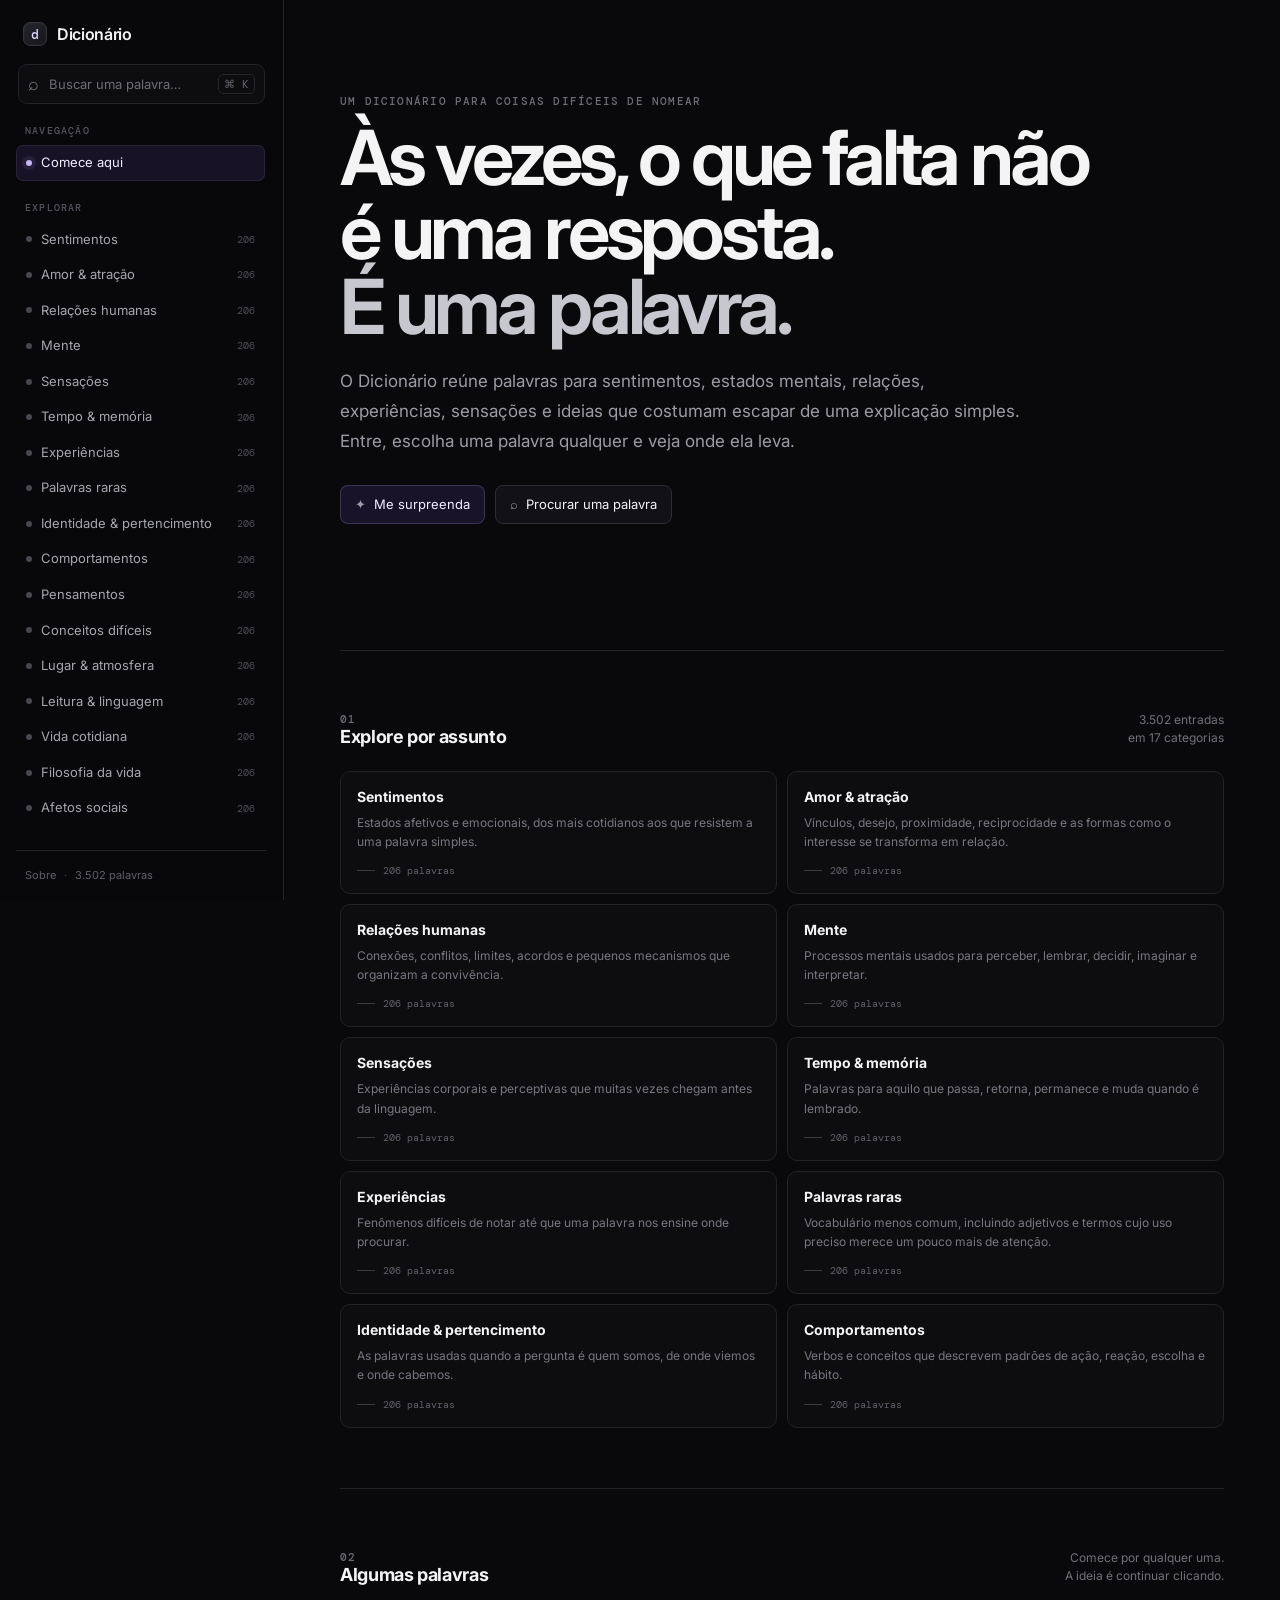
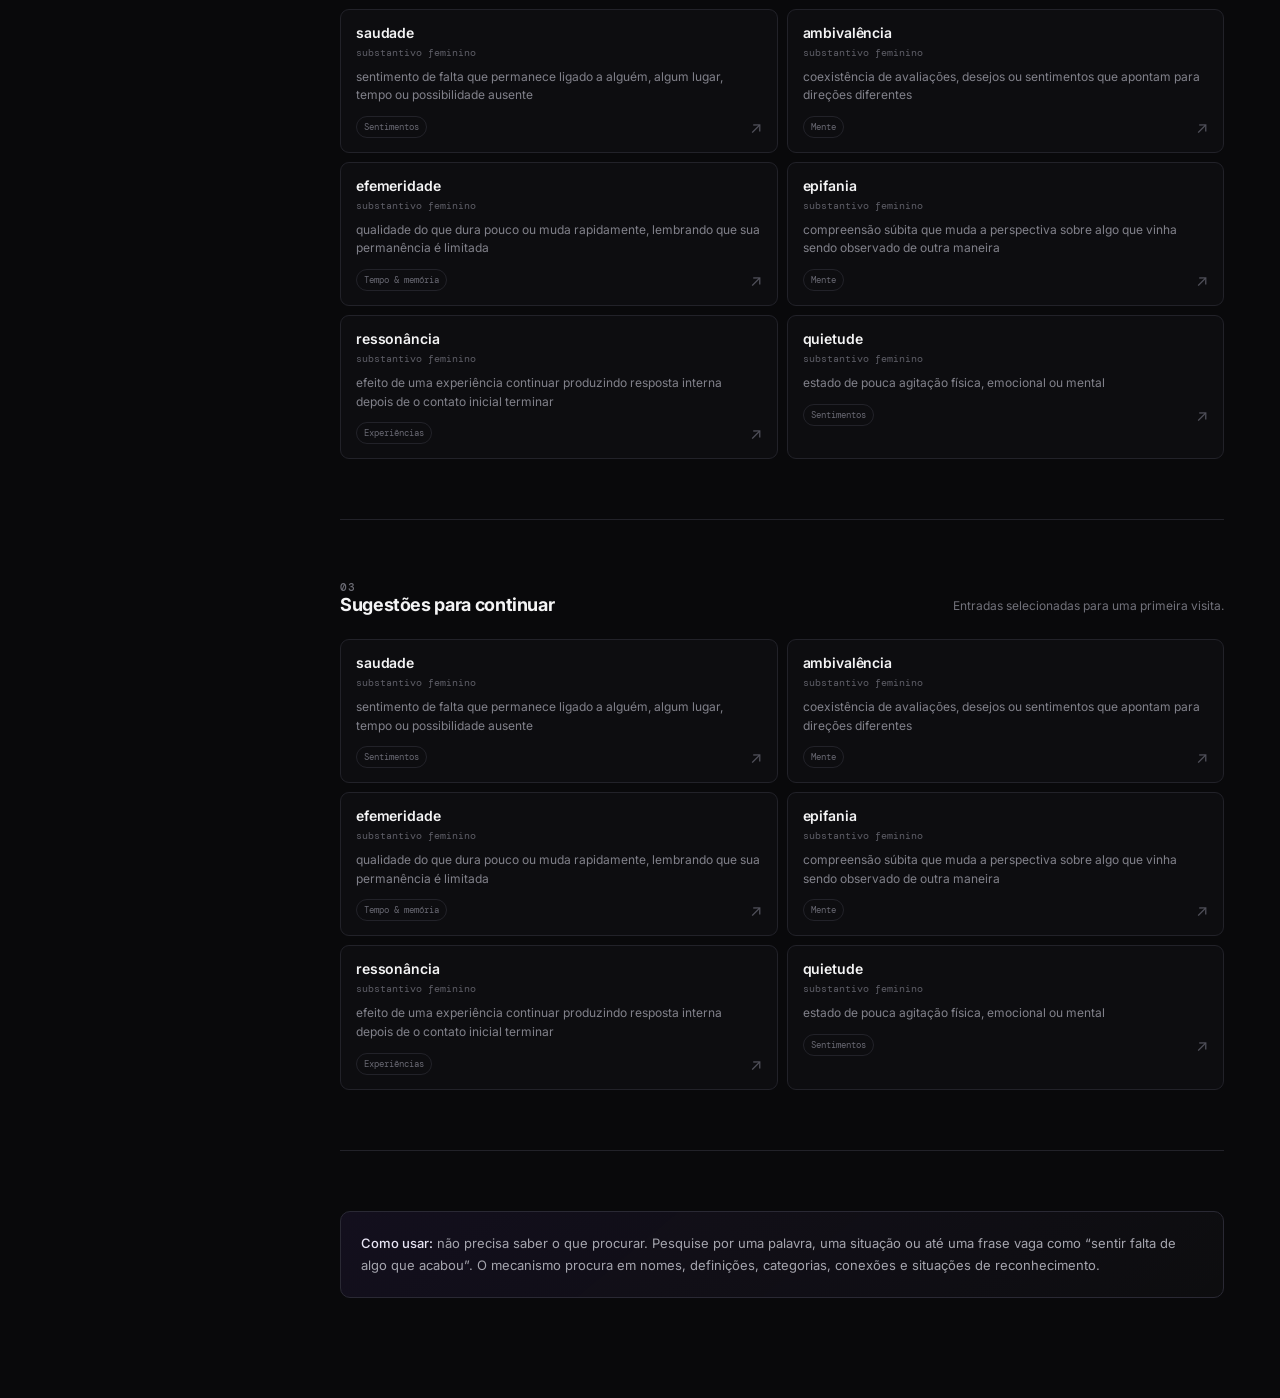
<file: index.html>
<!doctype html>
<html lang="pt-BR">
<head>
  <meta charset="utf-8">
  <meta name="viewport" content="width=device-width, initial-scale=1">
  <meta name="theme-color" content="#09090b">
  <meta name="description" content="Dicionário — palavras para aquilo que você sente, pensa e vive.">
  <title>Dicionário — talvez exista uma palavra</title>
  <link rel="preconnect" href="https://fonts.googleapis.com">
  <link rel="preconnect" href="https://fonts.gstatic.com" crossorigin>
  <link href="https://fonts.googleapis.com/css2?family=DM+Mono:wght@400;500&family=Inter:wght@400;500;600;700&display=swap" rel="stylesheet">
  <script>
    (() => {
      const path = location.pathname;
      const marker = /\/(?:palavras|categoria)(?:\/|$)|\/sobre(?:\/|$)/.exec(path);
      let base;
      if (location.protocol === 'file:') {
        base = new URL('./', location.href).href;
      } else if (marker) {
        base = location.origin + path.slice(0, marker.index) + '/';
      } else {
        base = location.origin + path.slice(0, path.lastIndexOf('/') + 1);
      }
      document.write('<link rel="stylesheet" href="' + base + 'styles.css">');
      window.__DICIONARIO_BASE__ = base;
    })();
  </script>
</head>
<body>
  <div class="app-shell">
    <aside class="sidebar" id="sidebar" aria-label="Navegação principal">
      <div class="sidebar-top">
        <a class="brand" href="#/" data-nav="home" aria-label="Dicionário, início">
          <span class="brand-mark">d</span>
          <span>Dicionário</span>
        </a>
        <button class="mobile-close" id="closeSidebar" aria-label="Fechar menu">×</button>
      </div>

      <label class="search-box" for="globalSearch">
        <span class="search-icon">⌕</span>
        <input id="globalSearch" type="search" autocomplete="off" spellcheck="false" placeholder="Buscar uma palavra…">
        <kbd>⌘ K</kbd>
      </label>

      <nav class="sidebar-nav" id="sidebarNav"></nav>

      <div class="sidebar-footer">
        <a href="#/sobre" data-nav="about">Sobre</a>
        <span class="dot-sep">·</span>
        <span id="wordCountSmall">0 palavras</span>
      </div>
    </aside>

    <div class="mobile-backdrop" id="mobileBackdrop"></div>

    <main class="main" id="main">
      <header class="mobile-header">
        <button id="openSidebar" class="menu-button" aria-label="Abrir menu">☰</button>
        <a href="#/" data-nav="home" class="mobile-brand">Dicionário</a>
      </header>

      <div class="content-wrap" id="content"></div>
    </main>
  </div>

  <div class="search-palette hidden" id="searchPalette" role="dialog" aria-modal="true" aria-label="Busca">
    <div class="palette-backdrop" data-close-search></div>
    <section class="palette">
      <div class="palette-head">
        <span>Buscar no dicionário</span>
        <button data-close-search aria-label="Fechar busca">Esc</button>
      </div>
      <input id="paletteSearch" type="search" placeholder="Ex.: sentir falta de algo que acabou" autocomplete="off">
      <div id="paletteResults" class="palette-results"></div>
    </section>
  </div>

  <div id="toast" class="toast" aria-live="polite"></div>
  <script>document.write('<script src="' + window.__DICIONARIO_BASE__ + 'data.js"><\/script>');</script>
  <script>document.write('<script src="' + window.__DICIONARIO_BASE__ + 'app.js"><\/script>');</script>
</body>
</html>
</file>
